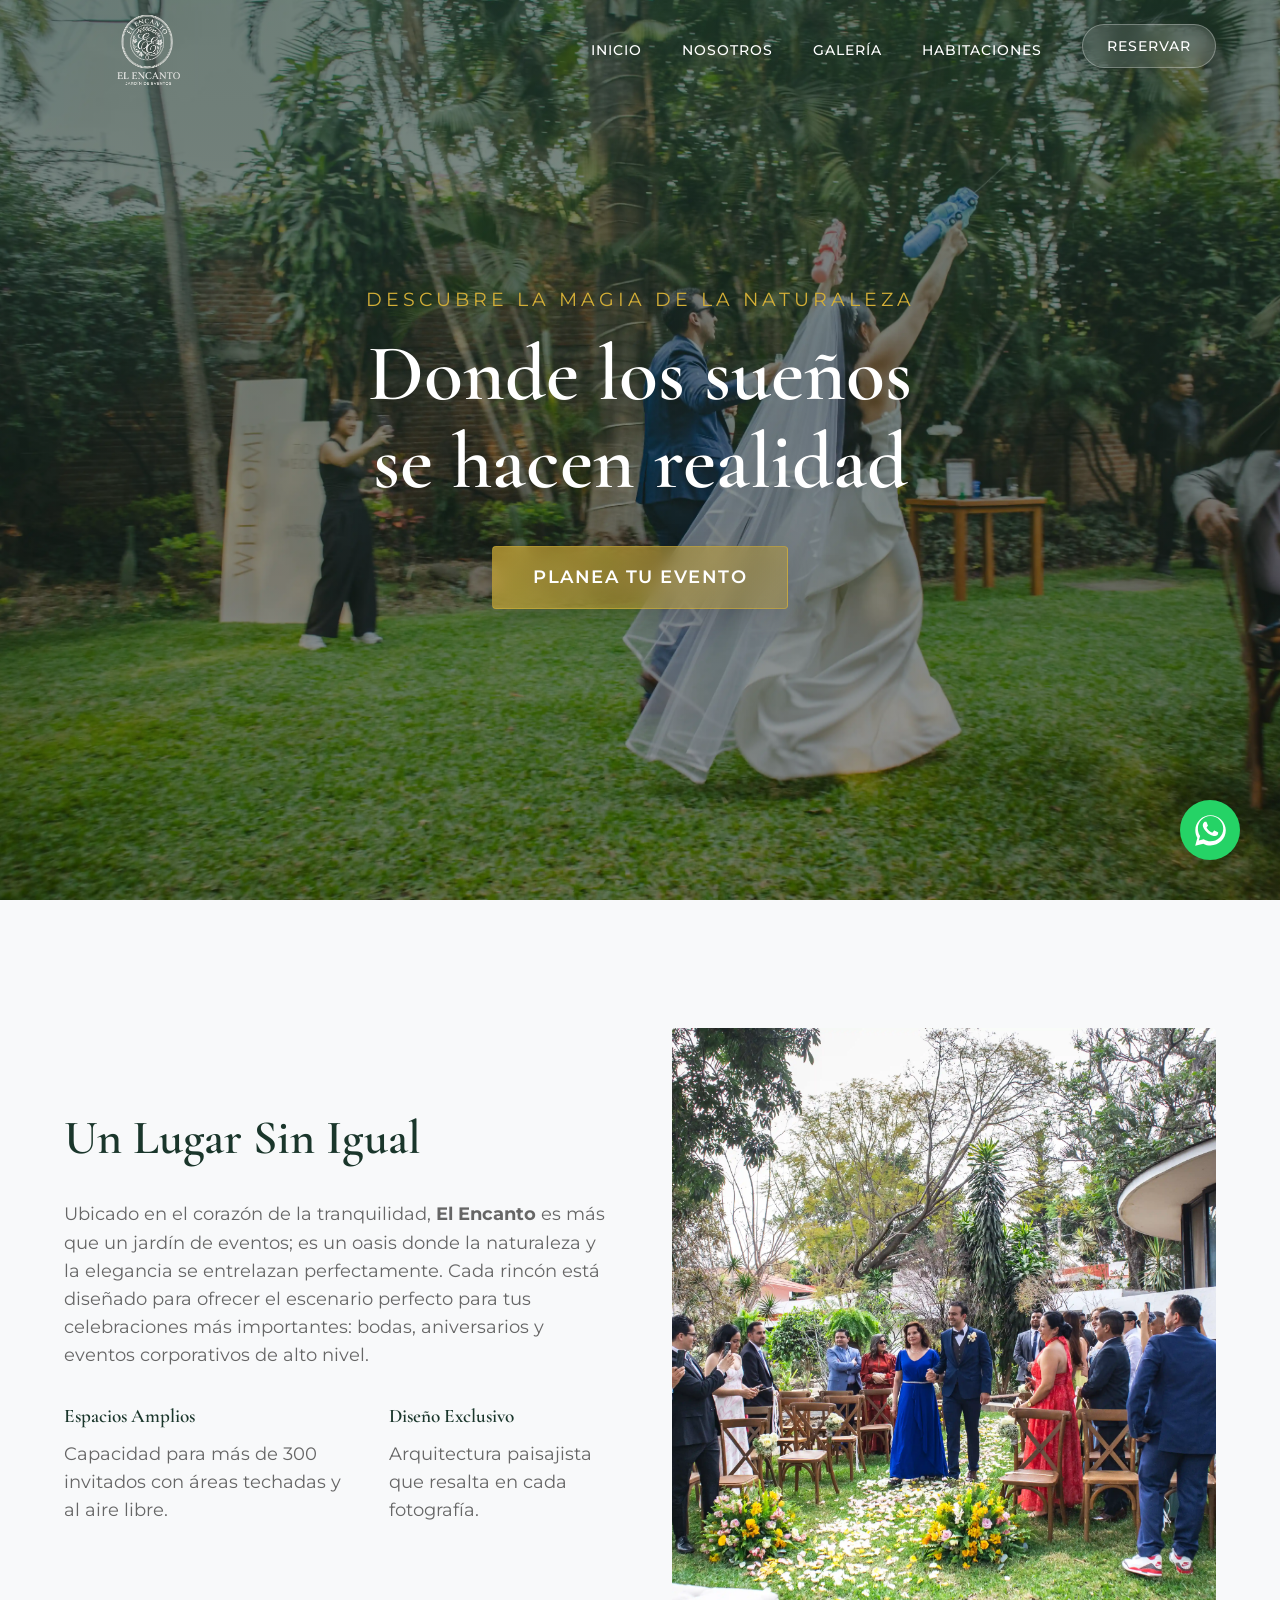
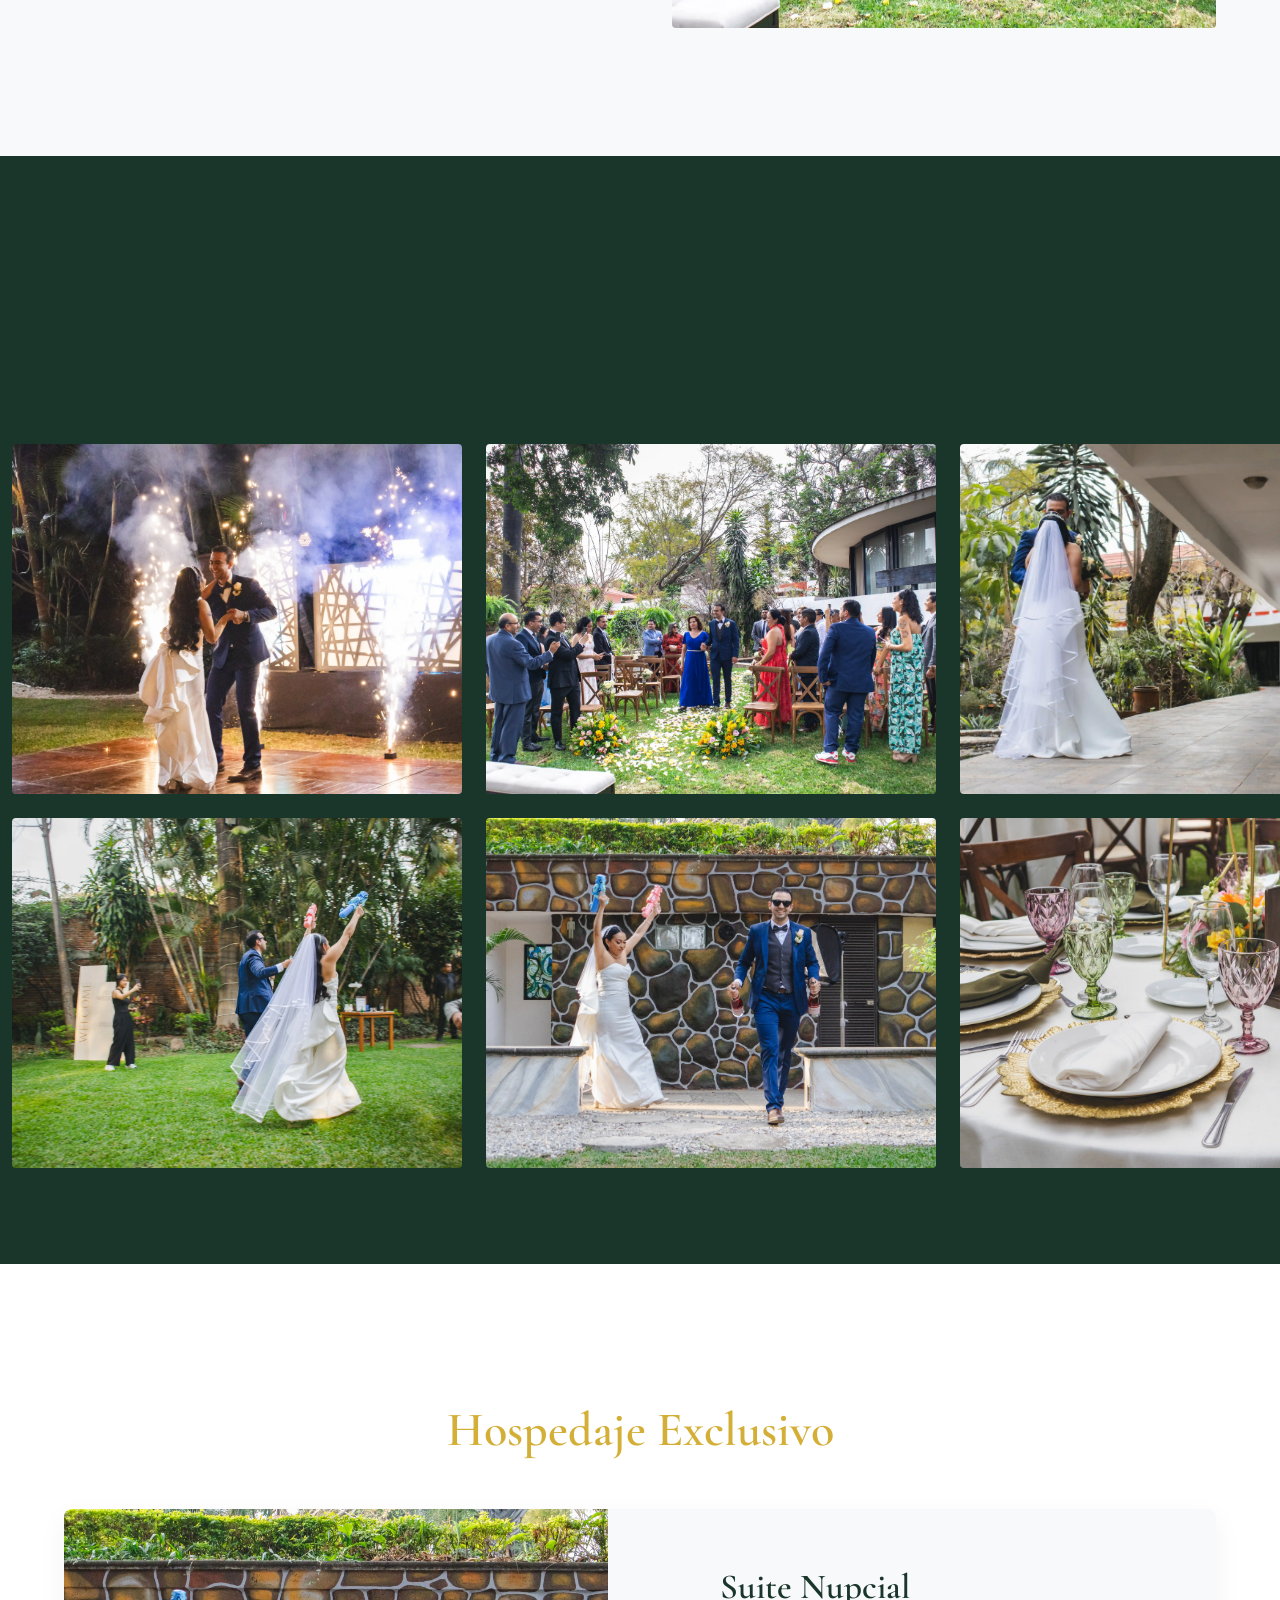
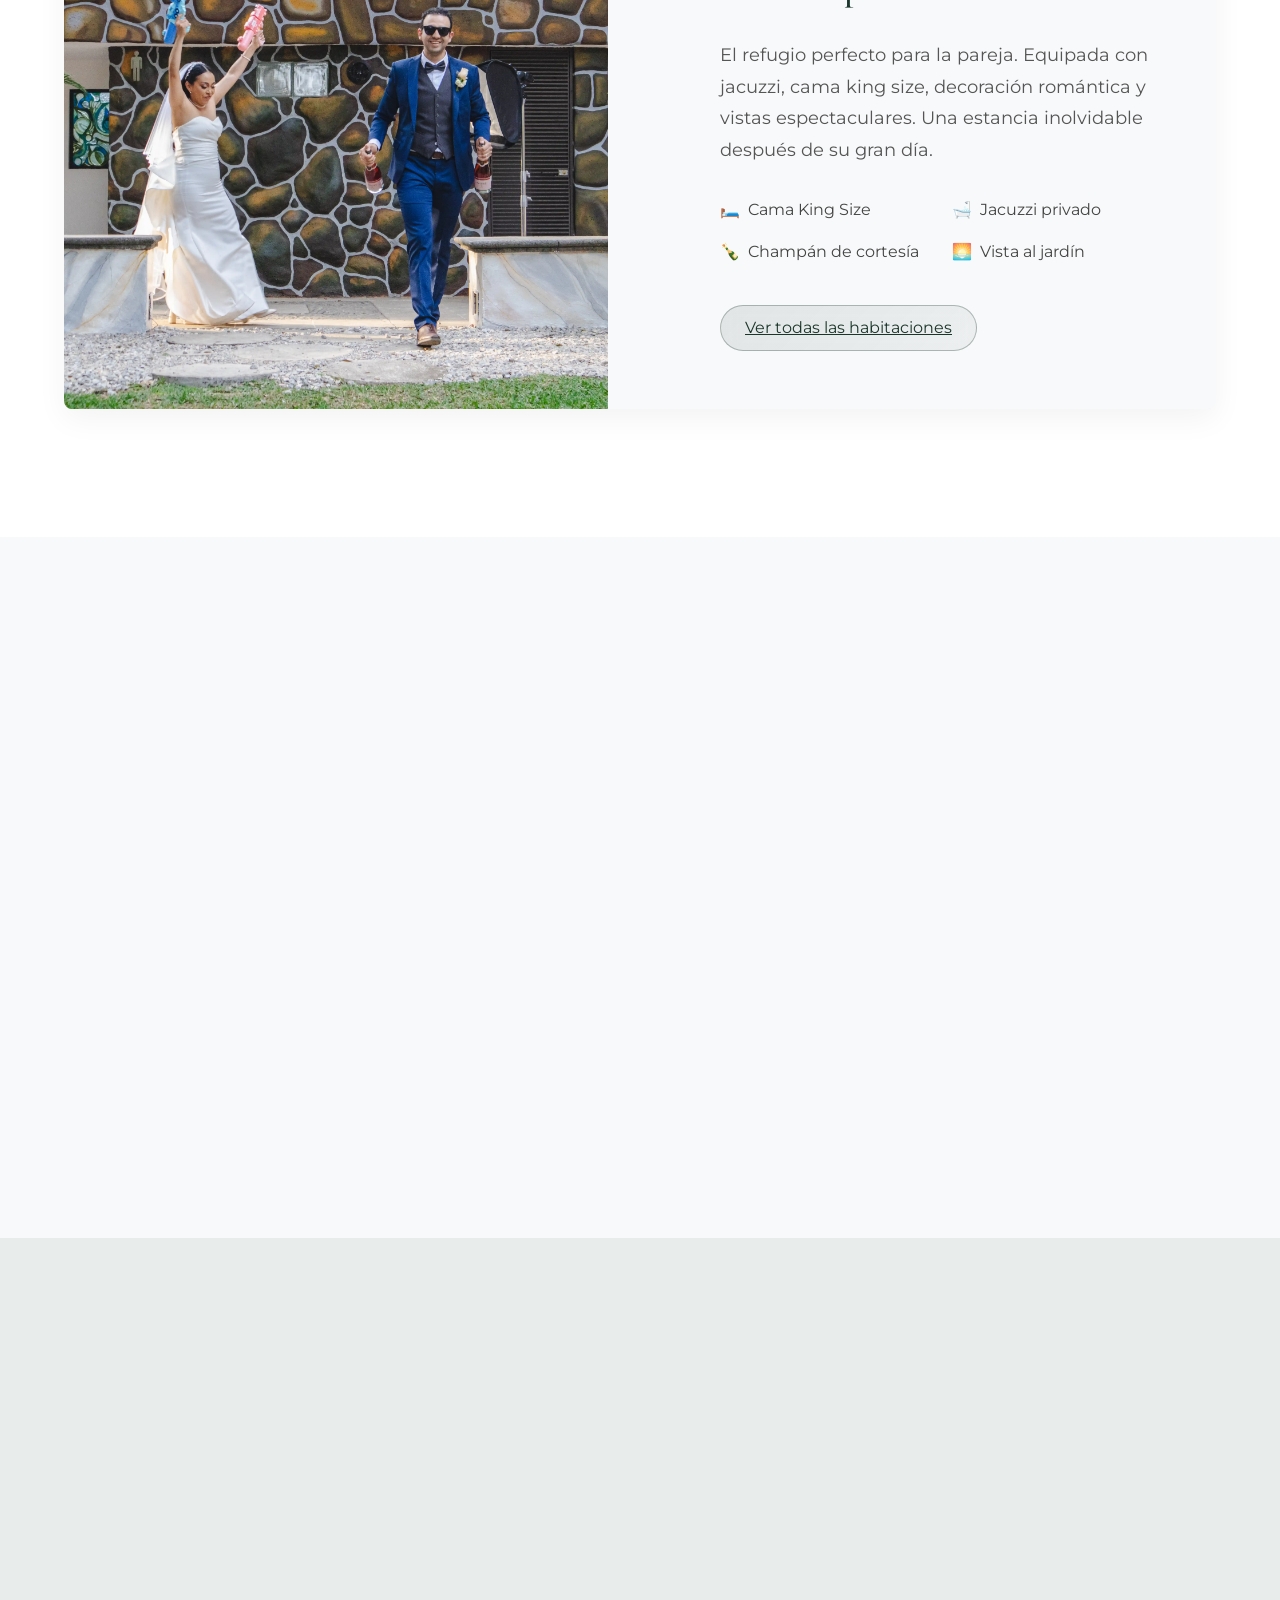
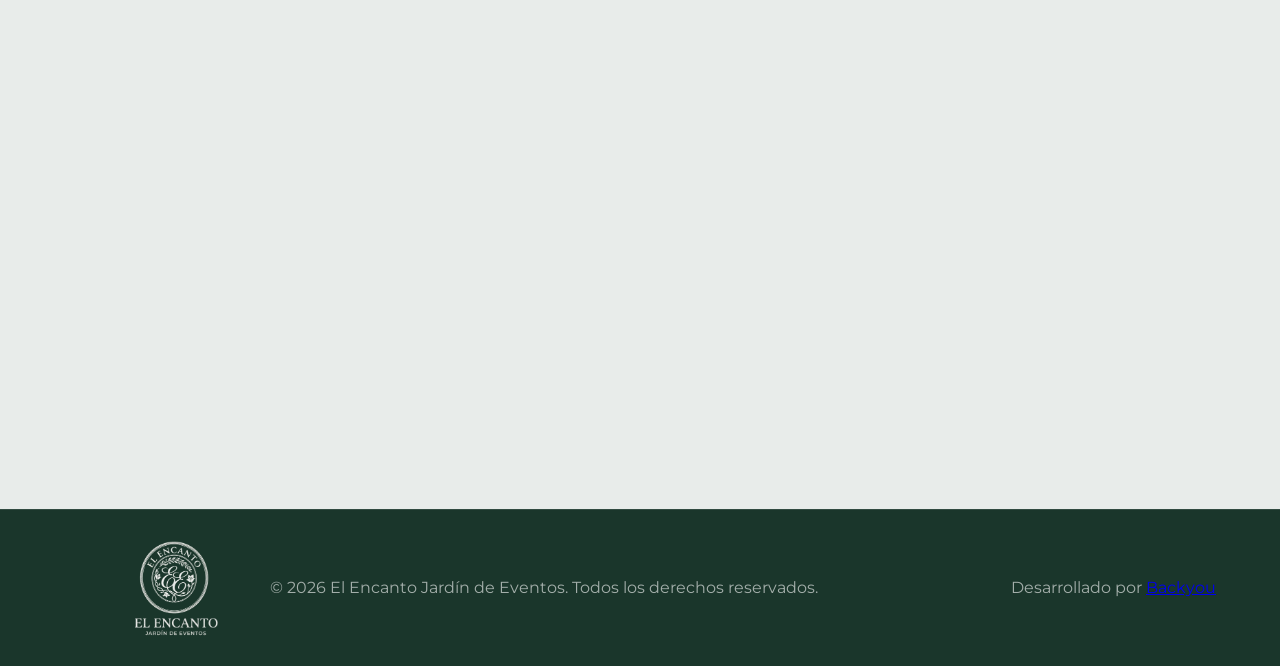
<file: index.html>
<!DOCTYPE html>
<html lang="es">

<head>
    <meta charset="UTF-8">
    <meta name="viewport" content="width=device-width, initial-scale=1.0">
    <title>El Encanto | Jardín de Eventos Exclusivo</title>
    <meta name="description"
        content="El Encanto: Tu jardín de eventos ideal para bodas, celebraciones y momentos inolvidables.">
    <link rel="stylesheet" href="style.css">
    <link rel="preconnect" href="https://fonts.googleapis.com">
    <link rel="preconnect" href="https://fonts.gstatic.com" crossorigin>
    <link
        href="https://fonts.googleapis.com/css2?family=Cormorant+Garamond:wght@400;600;700&family=Montserrat:wght@300;400;500;600&display=swap"
        rel="stylesheet">
</head>

<body>
    <nav class="navbar" id="navbar">
        <div class="nav-container">
            <a href="index.html" class="logo"><img src="logo.png" alt="El Encanto"></a>
            <ul class="nav-links">
                <li><a href="#inicio">Inicio</a></li>
                <li><a href="#nosotros">Nosotros</a></li>
                <li><a href="#galeria">Galería</a></li>
                <li><a href="habitaciones.html">Habitaciones</a></li>
                <li><a href="#contacto" class="btn-outline">Reservar</a></li>
            </ul>
            <div class="hamburger">
                <span></span>
                <span></span>
                <span></span>
            </div>
        </div>
    </nav>

    <header id="inicio" class="hero">
        <div class="hero-overlay"></div>
        <div class="hero-content fade-in">
            <p class="subtitle">Descubre la magia de la naturaleza</p>
            <h2 class="title">Donde los sueños<br>se hacen realidad</h2>
            <a href="#contacto" class="btn-primary">Planea tu evento</a>
        </div>
    </header>

    <section id="nosotros" class="about">
        <div class="about-container fade-in scroll-element">
            <div class="about-text">
                <h3>Un Lugar Sin Igual</h3>
                <p>Ubicado en el corazón de la tranquilidad, <strong>El Encanto</strong> es más que un jardín de
                    eventos; es un oasis donde la naturaleza y la elegancia se entrelazan perfectamente. Cada rincón
                    está diseñado para ofrecer el escenario perfecto para tus celebraciones más importantes: bodas,
                    aniversarios y eventos corporativos de alto nivel.</p>
                <div class="features">
                    <div class="feature">
                        <h4>Espacios Amplios</h4>
                        <p>Capacidad para más de 300 invitados con áreas techadas y al aire libre.</p>
                    </div>
                    <div class="feature">
                        <h4>Diseño Exclusivo</h4>
                        <p>Arquitectura paisajista que resalta en cada fotografía.</p>
                    </div>
                </div>
            </div>
            <div class="about-image">
                <img src="imgs/IMG_9512.webp" alt="Vista del jardín El Encanto 1" class="slide active">
                <img src="imgs/IMG_9593.webp" alt="Vista del jardín El Encanto 2" class="slide">
                <img src="imgs/IMG_9626.webp" alt="Vista del jardín El Encanto 3" class="slide">
                <img src="imgs/IMG_9641.webp" alt="Vista del jardín El Encanto 4" class="slide">
            </div>
        </div>
    </section>

    <section id="galeria" class="gallery scroll-element">
        <div class="section-header fade-in">
            <h3>Momentos Inolvidables</h3></br></br>
        </div>
        <div class="gallery-marquee-container">
            <!-- Fila 1 (movimiento a la derecha) -->
            <div class="marquee-track marquee-right">
                <div class="marquee-content">
                    <div class="gallery-item"><img src="imgs/IMG_0078.webp" alt="Evento 1">
                        <div class="item-overlay"><span>Elegancia</span></div>
                    </div>
                    <div class="gallery-item"><img src="imgs/IMG_9512.webp" alt="Evento 2">
                        <div class="item-overlay"><span>Naturaleza</span></div>
                    </div>
                    <div class="gallery-item"><img src="imgs/IMG_9593.webp" alt="Evento 3">
                        <div class="item-overlay"><span>Magia</span></div>
                    </div>
                    <div class="gallery-item"><img src="imgs/IMG_9626.webp" alt="Evento 4">
                        <div class="item-overlay"><span>Detalles</span></div>
                    </div>
                    <div class="gallery-item"><img src="imgs/IMG_9641.webp" alt="Evento 5">
                        <div class="item-overlay"><span>Exclusividad</span></div>
                    </div>
                    <div class="gallery-item"><img src="imgs/IMG_9641.webp" alt="Evento 6">
                        <div class="item-overlay"><span>Momentos</span></div>
                    </div>
                    <div class="gallery-item"><img src="imgs/IMG_9763.webp" alt="Evento 7">
                        <div class="item-overlay"><span>Romance</span></div>
                    </div>
                    <div class="gallery-item"><img src="imgs/IMG_9773.webp" alt="Evento 8">
                        <div class="item-overlay"><span>Amor</span></div>
                    </div>
                    <div class="gallery-item"><img src="imgs/IMG_0078.webp" alt="Evento 9">
                        <div class="item-overlay"><span>Elegancia</span></div>
                    </div>
                    <div class="gallery-item"><img src="imgs/IMG_9512.webp" alt="Evento 10">
                        <div class="item-overlay"><span>Naturaleza</span></div>
                    </div>
                </div>
                <div class="marquee-content" aria-hidden="true">
                    <div class="gallery-item"><img src="imgs/IMG_0078.webp" alt="Evento 1">
                        <div class="item-overlay"><span>Elegancia</span></div>
                    </div>
                    <div class="gallery-item"><img src="imgs/IMG_9512.webp" alt="Evento 2">
                        <div class="item-overlay"><span>Naturaleza</span></div>
                    </div>
                    <div class="gallery-item"><img src="imgs/IMG_9593.webp" alt="Evento 3">
                        <div class="item-overlay"><span>Magia</span></div>
                    </div>
                    <div class="gallery-item"><img src="imgs/IMG_9626.webp" alt="Evento 4">
                        <div class="item-overlay"><span>Detalles</span></div>
                    </div>
                    <div class="gallery-item"><img src="imgs/IMG_9641.webp" alt="Evento 5">
                        <div class="item-overlay"><span>Exclusividad</span></div>
                    </div>
                    <div class="gallery-item"><img src="imgs/IMG_9641.webp" alt="Evento 6">
                        <div class="item-overlay"><span>Momentos</span></div>
                    </div>
                    <div class="gallery-item"><img src="imgs/IMG_9763.webp" alt="Evento 7">
                        <div class="item-overlay"><span>Romance</span></div>
                    </div>
                    <div class="gallery-item"><img src="imgs/IMG_9773.webp" alt="Evento 8">
                        <div class="item-overlay"><span>Amor</span></div>
                    </div>
                    <div class="gallery-item"><img src="imgs/IMG_0078.webp" alt="Evento 9">
                        <div class="item-overlay"><span>Elegancia</span></div>
                    </div>
                    <div class="gallery-item"><img src="imgs/IMG_9512.webp" alt="Evento 10">
                        <div class="item-overlay"><span>Naturaleza</span></div>
                    </div>
                </div>
            </div>

            <!-- Fila 2 (movimiento a la izquierda) -->
            <div class="marquee-track marquee-left">
                <div class="marquee-content">
                    <div class="gallery-item"><img src="imgs/IMG_9773.webp" alt="Evento 11">
                        <div class="item-overlay"><span>Luz</span></div>
                    </div>
                    <div class="gallery-item"><img src="imgs/IMG_9763.webp" alt="Evento 12">
                        <div class="item-overlay"><span>Magia</span></div>
                    </div>
                    <div class="gallery-item"><img src="imgs/IMG_9641.webp" alt="Evento 13">
                        <div class="item-overlay"><span>Felicidad</span></div>
                    </div>
                    <div class="gallery-item"><img src="imgs/IMG_9641.webp" alt="Evento 14">
                        <div class="item-overlay"><span>Armonía</span></div>
                    </div>
                    <div class="gallery-item"><img src="imgs/IMG_9626.webp" alt="Evento 15">
                        <div class="item-overlay"><span>Vida</span></div>
                    </div>
                    <div class="gallery-item"><img src="imgs/IMG_9593.webp" alt="Evento 16">
                        <div class="item-overlay"><span>Belleza</span></div>
                    </div>
                    <div class="gallery-item"><img src="imgs/IMG_9512.webp" alt="Evento 17">
                        <div class="item-overlay"><span>Paraíso</span></div>
                    </div>
                    <div class="gallery-item"><img src="imgs/IMG_0078.webp" alt="Evento 18">
                        <div class="item-overlay"><span>Glamour</span></div>
                    </div>
                    <div class="gallery-item"><img src="imgs/IMG_9773.webp" alt="Evento 19">
                        <div class="item-overlay"><span>Luz</span></div>
                    </div>
                    <div class="gallery-item"><img src="imgs/IMG_9763.webp" alt="Evento 20">
                        <div class="item-overlay"><span>Magia</span></div>
                    </div>
                </div>
                <div class="marquee-content" aria-hidden="true">
                    <div class="gallery-item"><img src="imgs/IMG_9773.webp" alt="Evento 11">
                        <div class="item-overlay"><span>Luz</span></div>
                    </div>
                    <div class="gallery-item"><img src="imgs/IMG_9763.webp" alt="Evento 12">
                        <div class="item-overlay"><span>Magia</span></div>
                    </div>
                    <div class="gallery-item"><img src="imgs/IMG_9641.webp" alt="Evento 13">
                        <div class="item-overlay"><span>Felicidad</span></div>
                    </div>
                    <div class="gallery-item"><img src="imgs/IMG_9641.webp" alt="Evento 14">
                        <div class="item-overlay"><span>Armonía</span></div>
                    </div>
                    <div class="gallery-item"><img src="imgs/IMG_9626.webp" alt="Evento 15">
                        <div class="item-overlay"><span>Vida</span></div>
                    </div>
                    <div class="gallery-item"><img src="imgs/IMG_9593.webp" alt="Evento 16">
                        <div class="item-overlay"><span>Belleza</span></div>
                    </div>
                    <div class="gallery-item"><img src="imgs/IMG_9512.webp" alt="Evento 17">
                        <div class="item-overlay"><span>Paraíso</span></div>
                    </div>
                    <div class="gallery-item"><img src="imgs/IMG_0078.webp" alt="Evento 18">
                        <div class="item-overlay"><span>Glamour</span></div>
                    </div>
                    <div class="gallery-item"><img src="imgs/IMG_9773.webp" alt="Evento 19">
                        <div class="item-overlay"><span>Luz</span></div>
                    </div>
                    <div class="gallery-item"><img src="imgs/IMG_9763.webp" alt="Evento 20">
                        <div class="item-overlay"><span>Magia</span></div>
                    </div>
                </div>
            </div>
        </div>
    </section>

    <section id="habitaciones" class="rooms scroll-element">
        <div class="section-header fade-in">
            <h3>Hospedaje Exclusivo</h3>
        </div>
        <div class="rooms-container">
            <div class="room-item fade-in" style="animation-delay: 0.1s">
                <div class="room-image">
                    <img src="imgs/IMG_9763.webp" alt="Suite Nupcial">
                </div>
                <div class="room-info">
                    <h4>Suite Nupcial</h4>
                    <p>El refugio perfecto para la pareja. Equipada con jacuzzi, cama king size, decoración romántica y
                        vistas espectaculares. Una estancia inolvidable después de su gran día.</p>
                    <ul class="room-features">
                        <li><span>🛏️</span> Cama King Size</li>
                        <li><span>🛁</span> Jacuzzi privado</li>
                        <li><span>🍾</span> Champán de cortesía</li>
                        <li><span>🌅</span> Vista al jardín</li>
                    </ul>
                    <a href="habitaciones.html" class="btn-outline room-btn">Ver todas las habitaciones</a>
                </div>
            </div>
        </div>
    </section>

    <section id="servicios" class="services scroll-element">
        <div class="section-header fade-in">
            <h3>Nuestros Servicios</h3>
        </div>
        <div class="services-container">
            <div class="service-card fade-in" style="animation-delay: 0.1s">
                <div class="service-icon">💐</div>
                <h4>Diseño Floral</h4>
                <p>Arreglos y decoración botánica a la medida, para realzar la elegancia de tus espacios.</p>
            </div>
            <div class="service-card fade-in" style="animation-delay: 0.2s">
                <div class="service-icon">🍽️</div>
                <h4>Alta Cocina</h4>
                <p>Menús exquisitos y servicio de banquetería de primer nivel adaptado a tus gustos.</p>
            </div>
            <div class="service-card fade-in" style="animation-delay: 0.3s">
                <div class="service-icon">🏨</div>
                <h4>Hospedaje nupcial</h4>
                <p>Comodidad para la pareja con nuestra exclusiva suite para una estancia inolvidable.</p>
            </div>
        </div>
    </section>

    <section id="contacto" class="contact scroll-element">
        <div class="contact-card fade-in">
            <div class="contact-info">
                <h3>Comencemos a planear</h3>
                <p>Déjanos tus datos y nos pondremos en contacto contigo para agendar un recorrido por nuestras
                    instalaciones.</p>
                <ul>
                    <li>📞 (55) 1234 5678</li>
                    <li>✉️ contacto@elencanto.com.mx</li>
                    <li>📍 Calle de los Sueños #123, Ciudad</li>
                </ul>
            </div>
            <form class="contact-form" id="bookForm">
                <div class="input-group">
                    <input type="text" name="nombre" placeholder="Nombre completo" required>
                </div>
                <div class="input-group">
                    <input type="email" name="correo" placeholder="Correo electrónico" required>
                </div>
                <div class="input-group">
                    <input type="tel" name="telefono" placeholder="Teléfono a 10 dígitos" required>
                </div>
                <div class="input-group-row">
                    <div class="input-group">
                        <input type="number" name="invitados" placeholder="Número de invitados" required>
                    </div>
                    <div class="input-group">
                        <select name="tipo_evento" required>
                            <option value="">Tipo de evento</option>
                            <option value="Boda">Boda</option>
                            <option value="Corporativo">Corporativo</option>
                            <option value="Cumpleaños / Social">Cumpleaños / Social</option>
                            <option value="Otro">Otro</option>
                        </select>
                    </div>
                </div>
                <div class="input-group">
                    <textarea name="mensaje" placeholder="Déjanos un mensaje con tus ideas (Opcional)"
                        rows="3"></textarea>
                </div>
                <button type="submit" class="btn-primary" id="submitBtn">Enviar Mensaje</button>
            </form>
        </div>
    </section>

    <footer>
        <div class="footer-content">
            <div class="logo"><img src="logo.png" alt="El Encanto"></div>
            <p>&copy; 2026 El Encanto Jardín de Eventos. Todos los derechos reservados.</p><br>
            <p>Desarrollado por <a href="https://backyou.com.mx/">Backyou</a></p>
        </div>
    </footer>

    <!-- WhatsApp Floating Button -->
    <a href="https://wa.me/525512345678" class="whatsapp-float" target="_blank" rel="noopener noreferrer" aria-label="Contáctanos por WhatsApp">
        <svg xmlns="http://www.w3.org/2000/svg" viewBox="0 0 448 512" fill="currentColor"><path d="M380.9 97.1C339 55.1 283.2 32 223.9 32c-122.4 0-222 99.6-222 222 0 39.1 10.2 77.3 29.6 111L0 480l117.7-30.9c32.4 17.7 68.9 27 106.1 27h.1c122.3 0 224.1-99.6 224.1-222 0-59.3-25.2-115-67.1-157zM223.9 414.7c-33.1 0-65.5-8.9-94-25.7l-6.7-4-69.8 18.3L72 334.8l-4.4-7c-18.5-29.4-28.2-63.3-28.2-98.2 0-101.7 82.8-184.5 184.6-184.5 49.3 0 95.6 19.2 130.4 54.1 34.8 34.9 56.2 81.2 56.1 130.5 0 101.8-84.9 184.6-186.6 184.6zm101.2-138.2c-5.5-2.8-32.8-16.2-37.9-18-5.1-1.9-8.8-2.8-12.5 2.8-3.7 5.6-14.3 18-17.6 21.8-3.2 3.7-6.5 4.2-12 1.4-32.6-16.3-54-29.1-75.5-66-5.7-9.8 5.7-9.1 16.3-30.3 1.8-3.7 .9-6.9-.5-9.7-1.4-2.8-12.5-30.1-17.1-41.2-4.5-10.8-9.1-9.3-12.5-9.5-3.2-.2-6.9-.2-10.6-.2-3.7 0-9.7 1.4-14.8 6.9-5.1 5.6-19.4 19-19.4 46.3 0 27.3 19.9 53.7 22.6 57.4 2.8 3.7 39.1 59.7 94.8 83.8 35.2 15.2 49 16.5 66.6 13.9 10.7-1.6 32.8-13.4 37.4-26.4 4.6-13 4.6-24.1 3.2-26.4-1.3-2.5-5-3.9-10.5-6.6z"/></svg>
    </a>

    <script src="main.js"></script>
</body>

</html>
</file>
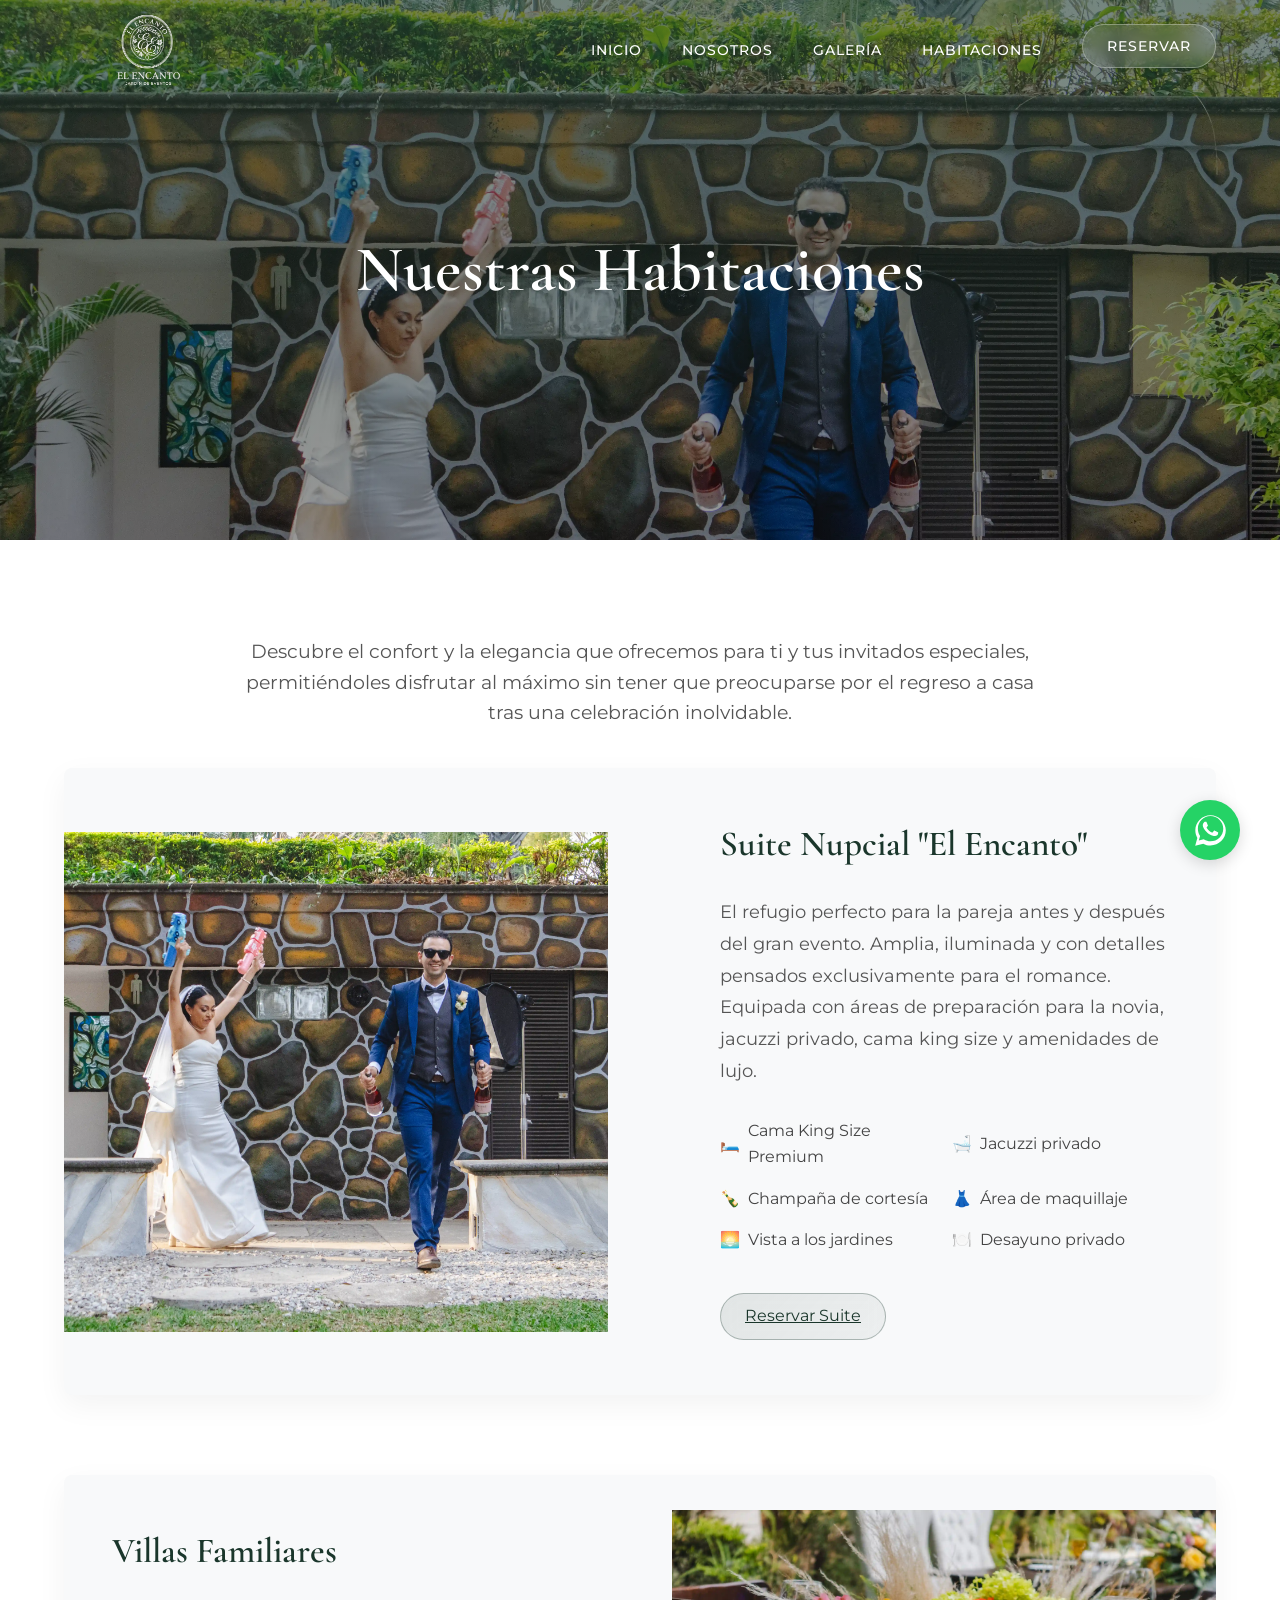
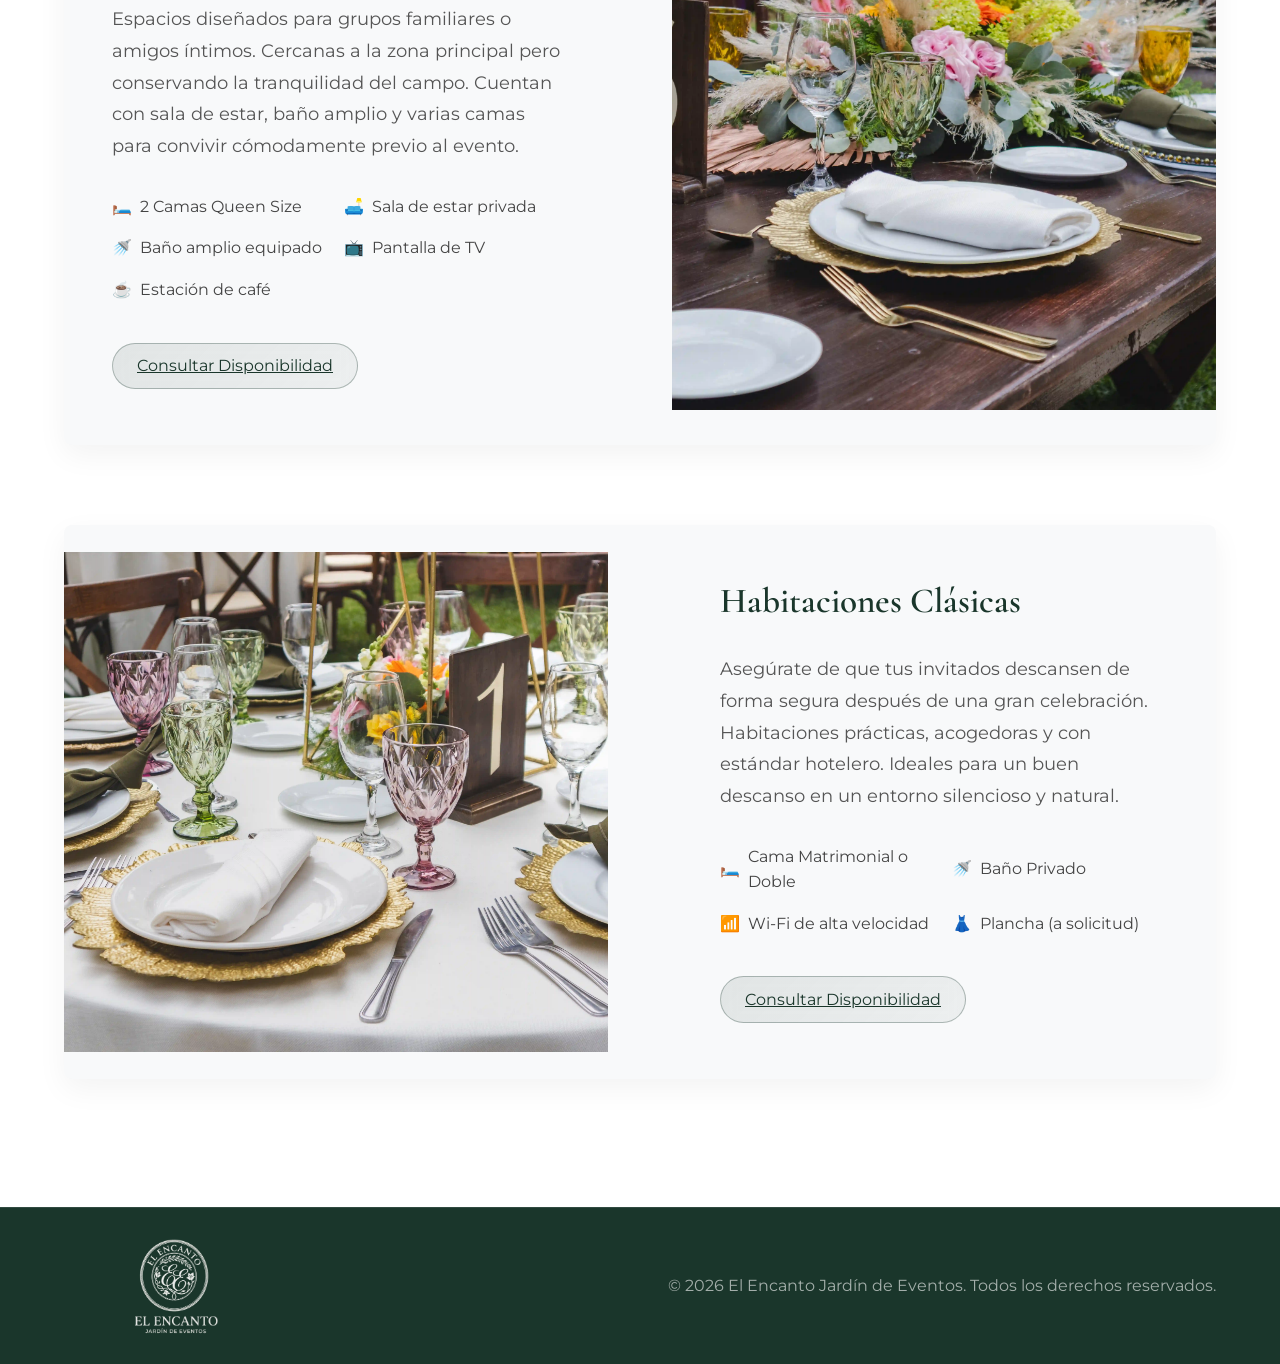
<file: habitaciones.html>
<!DOCTYPE html>
<html lang="es">

<head>
    <meta charset="UTF-8">
    <meta name="viewport" content="width=device-width, initial-scale=1.0">
    <title>Habitaciones y Hospedaje | El Encanto</title>
    <meta name="description"
        content="Conoce las opciones de hospedaje en El Encanto. Habitaciones cómodas y una majestuosa suite nupcial.">
    <link rel="stylesheet" href="style.css">
    <link rel="preconnect" href="https://fonts.googleapis.com">
    <link rel="preconnect" href="https://fonts.gstatic.com" crossorigin>
    <link
        href="https://fonts.googleapis.com/css2?family=Cormorant+Garamond:wght@400;600;700&family=Montserrat:wght@300;400;500;600&display=swap"
        rel="stylesheet">
</head>

<body>
    <nav class="navbar" id="navbar">
        <div class="nav-container">
            <a href="index.html" class="logo"><img src="logo.png" alt="El Encanto"></a>
            <ul class="nav-links">
                <li><a href="index.html#inicio">Inicio</a></li>
                <li><a href="index.html#nosotros">Nosotros</a></li>
                <li><a href="index.html#galeria">Galería</a></li>
                <li><a href="habitaciones.html">Habitaciones</a></li>
                <li><a href="index.html#contacto" class="btn-outline">Reservar</a></li>
            </ul>
            <div class="hamburger">
                <span></span>
                <span></span>
                <span></span>
            </div>
        </div>
    </nav>

    <header class="hero" style="background-image: url('imgs/IMG_9763.webp'); height: 60vh;">
        <div class="hero-overlay"></div>
        <div class="hero-content fade-in">
            <h2 class="title" style="font-size: 4rem; margin-bottom: 0;">Nuestras Habitaciones</h2>
        </div>
    </header>

    <section class="rooms" style="padding-top: 6rem; padding-bottom: 8rem;">
        <div class="section-header fade-in">
            <p style="font-size: 1.2rem; max-width: 800px; margin: 0 auto; color: #555;">Descubre el confort y la elegancia que ofrecemos para ti y tus invitados especiales, permitiéndoles disfrutar al máximo sin tener que preocuparse por el regreso a casa tras una celebración inolvidable.</p>
        </div>
        <div class="rooms-container">
            <div class="room-item fade-in" style="animation-delay: 0.1s">
                <div class="room-image">
                    <img src="imgs/IMG_9763.webp" alt="Suite Nupcial">
                </div>
                <div class="room-info">
                    <h4>Suite Nupcial "El Encanto"</h4>
                    <p>El refugio perfecto para la pareja antes y después del gran evento. Amplia, iluminada y con detalles pensados exclusivamente para el romance. Equipada con áreas de preparación para la novia, jacuzzi privado, cama king size y amenidades de lujo.</p>
                    <ul class="room-features">
                        <li><span>🛏️</span> Cama King Size Premium</li>
                        <li><span>🛁</span> Jacuzzi privado</li>
                        <li><span>🍾</span> Champaña de cortesía</li>
                        <li><span>👗</span> Área de maquillaje</li>
                        <li><span>🌅</span> Vista a los jardines</li>
                        <li><span>🍽️</span> Desayuno privado</li>
                    </ul>
                    <a href="index.html#contacto" class="btn-outline room-btn">Reservar Suite</a>
                </div>
            </div>
            
            <div class="room-item fade-in" style="animation-delay: 0.3s">
                <div class="room-info">
                    <h4>Villas Familiares</h4>
                    <p>Espacios diseñados para grupos familiares o amigos íntimos. Cercanas a la zona principal pero conservando la tranquilidad del campo. Cuentan con sala de estar, baño amplio y varias camas para convivir cómodamente previo al evento.</p>
                    <ul class="room-features">
                        <li><span>🛏️</span> 2 Camas Queen Size</li>
                        <li><span>🛋️</span> Sala de estar privada</li>
                        <li><span>🚿</span> Baño amplio equipado</li>
                        <li><span>📺</span> Pantalla de TV</li>
                        <li><span>☕</span> Estación de café</li>
                    </ul>
                    <a href="index.html#contacto" class="btn-outline room-btn">Consultar Disponibilidad</a>
                </div>
                <div class="room-image">
                    <img src="imgs/IMG_9626.webp" alt="Villa Familiar">
                </div>
            </div>

            <div class="room-item fade-in" style="animation-delay: 0.5s">
                <div class="room-image">
                    <img src="imgs/IMG_9641.webp" alt="Habitaciones para invitados">
                </div>
                <div class="room-info">
                    <h4>Habitaciones Clásicas</h4>
                    <p>Asegúrate de que tus invitados descansen de forma segura después de una gran celebración. Habitaciones prácticas, acogedoras y con estándar hotelero. Ideales para un buen descanso en un entorno silencioso y natural.</p>
                    <ul class="room-features">
                        <li><span>🛏️</span> Cama Matrimonial o Doble</li>
                        <li><span>🚿</span> Baño Privado</li>
                        <li><span>📶</span> Wi-Fi de alta velocidad</li>
                        <li><span>👗</span> Plancha (a solicitud)</li>
                    </ul>
                    <a href="index.html#contacto" class="btn-outline room-btn">Consultar Disponibilidad</a>
                </div>
            </div>
        </div>
    </section>

    <footer>
        <div class="footer-content">
            <div class="logo"><img src="logo.png" alt="El Encanto"></div>
            <p>&copy; 2026 El Encanto Jardín de Eventos. Todos los derechos reservados.</p>
        </div>
    </footer>

    <!-- WhatsApp Floating Button -->
    <a href="https://wa.me/525512345678" class="whatsapp-float" target="_blank" rel="noopener noreferrer" aria-label="Contáctanos por WhatsApp">
        <svg xmlns="http://www.w3.org/2000/svg" viewBox="0 0 448 512" fill="currentColor"><path d="M380.9 97.1C339 55.1 283.2 32 223.9 32c-122.4 0-222 99.6-222 222 0 39.1 10.2 77.3 29.6 111L0 480l117.7-30.9c32.4 17.7 68.9 27 106.1 27h.1c122.3 0 224.1-99.6 224.1-222 0-59.3-25.2-115-67.1-157zM223.9 414.7c-33.1 0-65.5-8.9-94-25.7l-6.7-4-69.8 18.3L72 334.8l-4.4-7c-18.5-29.4-28.2-63.3-28.2-98.2 0-101.7 82.8-184.5 184.6-184.5 49.3 0 95.6 19.2 130.4 54.1 34.8 34.9 56.2 81.2 56.1 130.5 0 101.8-84.9 184.6-186.6 184.6zm101.2-138.2c-5.5-2.8-32.8-16.2-37.9-18-5.1-1.9-8.8-2.8-12.5 2.8-3.7 5.6-14.3 18-17.6 21.8-3.2 3.7-6.5 4.2-12 1.4-32.6-16.3-54-29.1-75.5-66-5.7-9.8 5.7-9.1 16.3-30.3 1.8-3.7 .9-6.9-.5-9.7-1.4-2.8-12.5-30.1-17.1-41.2-4.5-10.8-9.1-9.3-12.5-9.5-3.2-.2-6.9-.2-10.6-.2-3.7 0-9.7 1.4-14.8 6.9-5.1 5.6-19.4 19-19.4 46.3 0 27.3 19.9 53.7 22.6 57.4 2.8 3.7 39.1 59.7 94.8 83.8 35.2 15.2 49 16.5 66.6 13.9 10.7-1.6 32.8-13.4 37.4-26.4 4.6-13 4.6-24.1 3.2-26.4-1.3-2.5-5-3.9-10.5-6.6z"/></svg>
    </a>

    <script src="main.js"></script>
</body>

</html>
</file>
<file: style.css>
:root {
    --primary-color: #1A362B;
    /* Dark Emerald Green */
    --accent-color: #D4AF37;
    /* Gold / Champagne */
    --bg-color: #F8F9FA;
    --text-color: #333333;
    --light-text: #FFFFFF;
    --font-heading: 'Cormorant Garamond', serif;
    --font-body: 'Montserrat', sans-serif;
}

* {
    margin: 0;
    padding: 0;
    box-sizing: border-box;
}

html {
    scroll-behavior: smooth;
}

body {
    font-family: var(--font-body);
    color: var(--text-color);
    background-color: var(--bg-color);
    line-height: 1.6;
}

/* Typography */
h1,
h2,
h3,
h4,
.logo {
    font-family: var(--font-heading);
    font-weight: 600;
}

/* Navbar */
.navbar {
    position: fixed;
    top: 0;
    width: 100%;
    padding: 1.5rem 5%;
    display: flex;
    justify-content: center;
    z-index: 1000;
    transition: all 0.4s ease;
    background: transparent;
}

.navbar.scrolled {
    background: rgba(26, 54, 43, 0.95);
    backdrop-filter: blur(10px);
    padding: 1rem 5%;
    box-shadow: 0 4px 30px rgba(0, 0, 0, 0.1);
}

.nav-container {
    width: 100%;
    max-width: 1200px;
    display: flex;
    justify-content: space-between;
    align-items: center;
}

.logo {
    display: inline-block;
}

.logo img {
    height: 45px;
    width: auto;
    display: block;
    transform: scale(2.0);
    transform-origin: left center;
    transition: transform 0.3s ease;
}

.navbar.scrolled .logo,
.navbar.scrolled .nav-links a {
    color: var(--light-text);
}

.nav-links {
    display: flex;
    list-style: none;
    align-items: center;
    gap: 2.5rem;
}

.nav-links a {
    text-decoration: none;
    color: var(--light-text);
    font-weight: 500;
    text-transform: uppercase;
    font-size: 0.9rem;
    letter-spacing: 1px;
    transition: color 0.3s ease;
}

.nav-links a:hover {
    color: var(--accent-color);
}

.navbar .btn-outline {
    position: relative;
    overflow: hidden;
    backdrop-filter: blur(8px);
    -webkit-backdrop-filter: blur(8px);
    z-index: 1;
    background: rgba(255, 255, 255, 0.1);
    border: 1px solid rgba(255, 255, 255, 0.3);
    box-shadow: 0 4px 15px rgba(0, 0, 0, 0.1);
    color: var(--light-text);
    padding: 0.6rem 1.5rem;
    border-radius: 30px;
    display: inline-block;
    transition: all 0.4s ease;
}

.navbar .btn-outline::before {
    content: '';
    position: absolute;
    top: 0;
    left: -100%;
    width: 60%;
    height: 100%;
    background: linear-gradient(to right, rgba(255,255,255,0) 0%, rgba(255,255,255,0.4) 50%, rgba(255,255,255,0) 100%);
    transform: skewX(-25deg);
    transition: all 0.6s ease;
    z-index: -1;
}

.navbar .btn-outline:hover::before {
    left: 125%;
}

.navbar .btn-outline:hover {
    background: rgba(255, 255, 255, 0.2);
    border-color: rgba(255, 255, 255, 0.6);
    box-shadow: 0 8px 32px rgba(255, 255, 255, 0.15);
    color: var(--light-text) !important;
    transform: translateY(-2px);
}

.btn-outline {
    border: 1px solid var(--accent-color);
    padding: 0.6rem 1.5rem;
    border-radius: 30px;
}

.btn-outline:hover {
    background: var(--accent-color);
    color: var(--primary-color) !important;
}

/* Hero Section */
.hero {
    height: 100vh;
    background-image: url('imgs/IMG_9773.webp');
    /* One of the large images */
    background-size: cover;
    background-position: center;
    background-attachment: fixed;
    /* Parallax effect */
    display: flex;
    align-items: center;
    justify-content: center;
    text-align: center;
    position: relative;
}

.hero-overlay {
    position: absolute;
    top: 0;
    left: 0;
    width: 100%;
    height: 100%;
    background: linear-gradient(rgba(26, 54, 43, 0.6), rgba(0, 0, 0, 0.4));
}

.hero-content {
    position: relative;
    z-index: 1;
    color: var(--light-text);
}

.hero-content .subtitle {
    font-size: 1.2rem;
    text-transform: uppercase;
    letter-spacing: 4px;
    margin-bottom: 1rem;
    color: var(--accent-color);
}

.hero-content .title {
    font-size: 5rem;
    line-height: 1.1;
    margin-bottom: 2.5rem;
}

.btn-primary {
    display: inline-block;
    position: relative;
    overflow: hidden;
    backdrop-filter: blur(8px);
    -webkit-backdrop-filter: blur(8px);
    z-index: 1;
    background: linear-gradient(135deg, rgba(212, 175, 55, 0.7), rgba(181, 149, 47, 0.4));
    border: 1px solid rgba(212, 175, 55, 0.5);
    box-shadow: 0 8px 32px 0 rgba(0, 0, 0, 0.15);
    color: var(--light-text);
    padding: 1rem 2.5rem;
    text-decoration: none;
    font-size: 1.1rem;
    font-weight: 600;
    text-transform: uppercase;
    letter-spacing: 1.5px;
    border-radius: 4px;
    transition: all 0.4s ease;
    cursor: pointer;
}

.btn-primary::before {
    content: '';
    position: absolute;
    top: 0;
    left: -100%;
    width: 60%;
    height: 100%;
    background: linear-gradient(to right, rgba(255,255,255,0) 0%, rgba(255,255,255,0.4) 50%, rgba(255,255,255,0) 100%);
    transform: skewX(-25deg);
    transition: all 0.6s ease;
    z-index: -1;
}

.btn-primary:hover::before {
    left: 125%;
}

.btn-primary:hover {
    background: linear-gradient(135deg, rgba(212, 175, 55, 0.9), rgba(181, 149, 47, 0.6));
    border-color: rgba(255, 255, 255, 0.6);
    transform: translateY(-3px);
    box-shadow: 0 12px 25px rgba(212, 175, 55, 0.3);
}

/* About Section */
.about {
    padding: 8rem 5%;
    background-color: var(--bg-color);
}

.about-container {
    max-width: 1200px;
    margin: 0 auto;
    display: grid;
    grid-template-columns: 1fr 1fr;
    gap: 4rem;
    align-items: center;
}

.about-text h3 {
    font-size: 3rem;
    color: var(--primary-color);
    margin-bottom: 1.5rem;
}

.about-text p {
    font-size: 1.1rem;
    color: #666;
    margin-bottom: 2rem;
}

.features {
    display: flex;
    gap: 2rem;
}

.feature h4 {
    font-size: 1.2rem;
    color: var(--primary-color);
    margin-bottom: 0.5rem;
}

.about-image {
    position: relative;
    width: 100%;
    height: 600px;
    overflow: hidden;
    border-radius: 4px;
}

.about-image img.slide {
    position: absolute;
    top: 0;
    left: 0;
    width: 100%;
    height: 100%;
    object-fit: cover;
    opacity: 0;
    transition: opacity 1.5s ease-in-out;
}

.about-image img.slide.active {
    opacity: 1;
}

/* Gallery Section */
.gallery {
    padding: 6rem 0;
    background-color: var(--primary-color);
    color: var(--light-text);
    overflow: hidden;
    text-align: center;
}

.section-header {
    text-align: center;
    margin-bottom: 2.5rem;
}

.gallery .section-header {
    padding: 0 5%;
    margin-bottom: 4rem; /* keep larger margin for gallery if needed, but wait 2.5rem is fine */
}

.section-header h3 {
    font-size: 3rem;
    color: var(--accent-color);
}

.gallery-marquee-container {
    display: flex;
    flex-direction: column;
    gap: 1.5rem;
}

.marquee-track {
    display: flex;
    width: 100%;
    overflow: hidden;
}

.marquee-content {
    display: flex;
    gap: 1.5rem;
    min-width: 100%;
    flex-shrink: 0;
    padding: 0 0.75rem;
}

.marquee-right .marquee-content {
    animation: scroll-right 80s linear infinite;
}

@keyframes scroll-right {
    0% {
        transform: translateX(-100%);
    }

    100% {
        transform: translateX(0);
    }
}

.marquee-left .marquee-content {
    animation: scroll-left 80s linear infinite;
}

@keyframes scroll-left {
    0% {
        transform: translateX(0);
    }

    100% {
        transform: translateX(-100%);
    }
}

.marquee-track:hover .marquee-content {
    animation-play-state: paused;
}

.gallery-item {
    position: relative;
    height: 350px;
    width: 450px;
    border-radius: 4px;
    overflow: hidden;
    flex-shrink: 0;
}

.gallery-item img {
    width: 100%;
    height: 100%;
    object-fit: cover;
}

.item-overlay {
    display: none;
}

/* Rooms Section */
.rooms {
    padding: 8rem 5%;
    background-color: #FFFFFF;
}

.rooms-container {
    max-width: 1200px;
    margin: 0 auto;
    display: flex;
    flex-direction: column;
    gap: 5rem;
}

.room-item {
    display: grid;
    grid-template-columns: 1fr 1fr;
    gap: 4rem;
    align-items: center;
    background: var(--bg-color);
    border-radius: 8px;
    overflow: hidden;
    box-shadow: 0 10px 30px rgba(0, 0, 0, 0.05);
}

.room-image {
    height: 500px;
}

.room-image img {
    width: 100%;
    height: 100%;
    object-fit: cover;
}

.room-info {
    padding: 3rem;
}

.room-info h4 {
    font-size: 2.2rem;
    color: var(--primary-color);
    margin-bottom: 1.5rem;
}

.room-info p {
    font-size: 1.1rem;
    color: #555;
    margin-bottom: 2rem;
    line-height: 1.8;
}

.room-features {
    list-style: none;
    display: grid;
    grid-template-columns: 1fr 1fr;
    gap: 1rem;
    margin-bottom: 2.5rem;
}

.room-features li {
    font-size: 1rem;
    color: #444;
    display: flex;
    align-items: center;
    gap: 0.5rem;
}

.room-btn {
    display: inline-block;
    position: relative;
    overflow: hidden;
    backdrop-filter: blur(8px);
    -webkit-backdrop-filter: blur(8px);
    z-index: 1;
    background: linear-gradient(135deg, rgba(26, 54, 43, 0.1), rgba(26, 54, 43, 0.05));
    border: 1px solid rgba(26, 54, 43, 0.3);
    color: var(--primary-color) !important;
}

.room-btn::before {
    content: '';
    position: absolute;
    top: 0;
    left: -100%;
    width: 60%;
    height: 100%;
    background: linear-gradient(to right, rgba(255,255,255,0) 0%, rgba(255,255,255,0.4) 50%, rgba(255,255,255,0) 100%);
    transform: skewX(-25deg);
    transition: all 0.6s ease;
    z-index: -1;
}

.room-btn:hover::before {
    left: 125%;
}

.room-btn:hover {
    background: linear-gradient(135deg, rgba(26, 54, 43, 0.2), rgba(26, 54, 43, 0.1));
    border-color: var(--primary-color);
}

/* Services Section */
.services {
    padding: 8rem 5%;
    background-color: var(--bg-color);
}

.services-container {
    max-width: 1200px;
    margin: 0 auto;
    display: grid;
    grid-template-columns: repeat(auto-fit, minmax(300px, 1fr));
    gap: 3rem;
    text-align: center;
}

.service-card {
    background: #FFFFFF;
    padding: 3rem 2rem;
    border-radius: 8px;
    box-shadow: 0 10px 30px rgba(0, 0, 0, 0.05);
    transition: transform 0.3s ease;
}

.service-card:hover {
    transform: translateY(-10px);
}

.service-icon {
    font-size: 3rem;
    margin-bottom: 1.5rem;
}

.service-card h4 {
    font-size: 1.5rem;
    color: var(--primary-color);
    margin-bottom: 1rem;
}

.service-card p {
    color: #666;
}

/* Contact Section */
.contact {
    padding: 8rem 5%;
    display: flex;
    justify-content: center;
    align-items: center;
    background-color: #E8ECEA;
}

.contact-card {
    background: rgba(255, 255, 255, 0.95);
    backdrop-filter: blur(20px);
    padding: 4rem;
    border-radius: 4px;
    max-width: 1000px;
    width: 100%;
    display: grid;
    grid-template-columns: 1fr 1fr;
    gap: 3rem;
    box-shadow: 0 20px 40px rgba(0, 0, 0, 0.1);
}

.contact-info h3 {
    font-size: 2.5rem;
    color: var(--primary-color);
    margin-bottom: 1rem;
}

.contact-info ul {
    list-style: none;
    margin-top: 2rem;
}

.contact-info li {
    margin-bottom: 1rem;
    font-size: 1.1rem;
    color: #444;
}

.contact-form {
    display: flex;
    flex-direction: column;
    gap: 1.5rem;
}

.input-group-row {
    display: flex;
    gap: 1.5rem;
}

.input-group-row .input-group {
    flex: 1;
}

.input-group input,
.input-group select,
.input-group textarea {
    width: 100%;
    padding: 1rem;
    border: 1px solid #ddd;
    background: transparent;
    font-family: var(--font-body);
    font-size: 1rem;
    border-radius: 2px;
}

.input-group select {
    color: #666;
}

.input-group textarea {
    resize: vertical;
}

.input-group input:focus,
.input-group select:focus,
.input-group textarea:focus {
    outline: none;
    border-color: var(--accent-color);
}

/* Footer */
footer {
    background: var(--primary-color);
    color: rgba(255, 255, 255, 0.6);
    padding: 3rem 5%;
    border-top: 1px solid rgba(255, 255, 255, 0.1);
}

.footer-content {
    display: flex;
    justify-content: space-between;
    align-items: center;
    flex-wrap: wrap;
    gap: 2rem;
    max-width: 1200px;
    margin: 0 auto;
}

footer .logo {
    display: inline-block;
    margin-bottom: 0;
}

footer .logo img {
    height: 60px;
    display: block;
    margin: 0;
    transform: scale(2.0);
    transform-origin: left center;
}

/* Animations */
.fade-in {
    opacity: 0;
    transform: translateY(30px);
    transition: opacity 1s ease, transform 1s ease;
}

.fade-in.appear {
    opacity: 1;
    transform: translateY(0);
}

/* Hamburger Menu */
.hamburger {
    display: none;
    flex-direction: column;
    cursor: pointer;
    gap: 5px;
    z-index: 1000;
}

.hamburger span {
    width: 25px;
    height: 3px;
    background: var(--light-text);
    transition: all 0.3s ease;
}

.hamburger.active span:nth-child(1) {
    transform: translateY(8px) rotate(45deg);
}

.hamburger.active span:nth-child(2) {
    opacity: 0;
}

.hamburger.active span:nth-child(3) {
    transform: translateY(-8px) rotate(-45deg);
}

/* Responsive */
@media (max-width: 992px) {

    .about-container,
    .contact-card {
        grid-template-columns: 1fr;
    }

    .hero-content .title {
        font-size: 3.5rem;
    }

    .footer-content {
        flex-direction: column;
        justify-content: center;
        text-align: center;
    }
    
    footer .logo {
        margin-bottom: 1rem;
    }

    footer .logo img {
        transform-origin: center center;
    }

    .room-item {
        grid-template-columns: 1fr;
        gap: 0;
    }

    .room-item:nth-child(even) .room-info {
        order: 2;
    }

    .room-item:nth-child(even) .room-image {
        order: 1;
    }

    .room-image {
        height: 350px;
    }
}

@media (max-width: 768px) {
    .hamburger {
        display: flex;
    }

    .nav-links {
        position: fixed;
        right: -100%;
        top: 0;
        height: 100vh;
        width: 100%;
        background: rgba(26, 54, 43, 0.98);
        backdrop-filter: blur(10px);
        -webkit-backdrop-filter: blur(10px);
        flex-direction: column;
        justify-content: center;
        align-items: center;
        transition: right 0.4s ease;
        z-index: 999;
        gap: 2rem;
    }

    .nav-links.active {
        right: 0;
    }

    .nav-links li {
        margin: 0;
        text-align: center;
    }
    
    .nav-links a {
        font-size: 1.5rem;
    }

    .contact-card {
        padding: 2rem 1.5rem;
    }

    .input-group-row {
        flex-direction: column;
    }

    /* Global Padding Reduction for mobile */
    .about, .gallery, .rooms, .services, .contact {
        padding: 4rem 5%;
    }

    .section-header {
        margin-bottom: 2rem;
    }
    
    .section-header h3 {
        font-size: 2.2rem;
    }

    /* Prevent mobile massive zoom on hero background */
    .hero {
        background-attachment: scroll;
        background-position: center center;
    }

    /* Fix severe cropping on About Image */
    .about-image {
        height: 350px;
    }

    /* Adjust Gallery item logic */
    .gallery-item {
        width: 80vw;
        max-width: 320px;
        height: 250px;
    }
    
    .gallery-item img {
        object-position: center center; /* Ensure perfectly centered crop */
    }

    /* Logo adjustments */
    .logo img {
        transform: scale(1.1);
        height: 40px;
    }
    
    footer .logo img {
        transform: scale(1.4);
    }
}

@media (max-width: 480px) {
    .hero-content .title {
        font-size: 2.5rem;
        margin-bottom: 1.5rem;
    }
    .hero-content .subtitle {
        font-size: 1rem;
        letter-spacing: 2px;
    }
    .btn-primary {
        padding: 0.8rem 1.8rem;
        font-size: 1rem;
    }
    .room-info {
        padding: 2rem 1.5rem;
    }
    .room-features {
        grid-template-columns: 1fr;
    }
}

/* WhatsApp Floating Button */
.whatsapp-float {
    position: fixed;
    bottom: 40px;
    right: 40px;
    background-color: #25d366;
    color: #FFF;
    border-radius: 50%;
    width: 60px;
    height: 60px;
    display: flex;
    justify-content: center;
    align-items: center;
    box-shadow: 0px 4px 15px rgba(0, 0, 0, 0.15);
    z-index: 9999;
    transition: all 0.3s ease;
    cursor: pointer;
}

.whatsapp-float svg {
    height: 35px;
    width: 35px;
}

.whatsapp-float:hover {
    transform: scale(1.1);
    box-shadow: 0px 6px 20px rgba(37, 211, 102, 0.4);
}

@media (max-width: 768px) {
    .whatsapp-float {
        bottom: 20px;
        right: 20px;
        width: 50px;
        height: 50px;
    }
    .whatsapp-float svg {
        height: 30px;
        width: 30px;
    }
}
</file>
